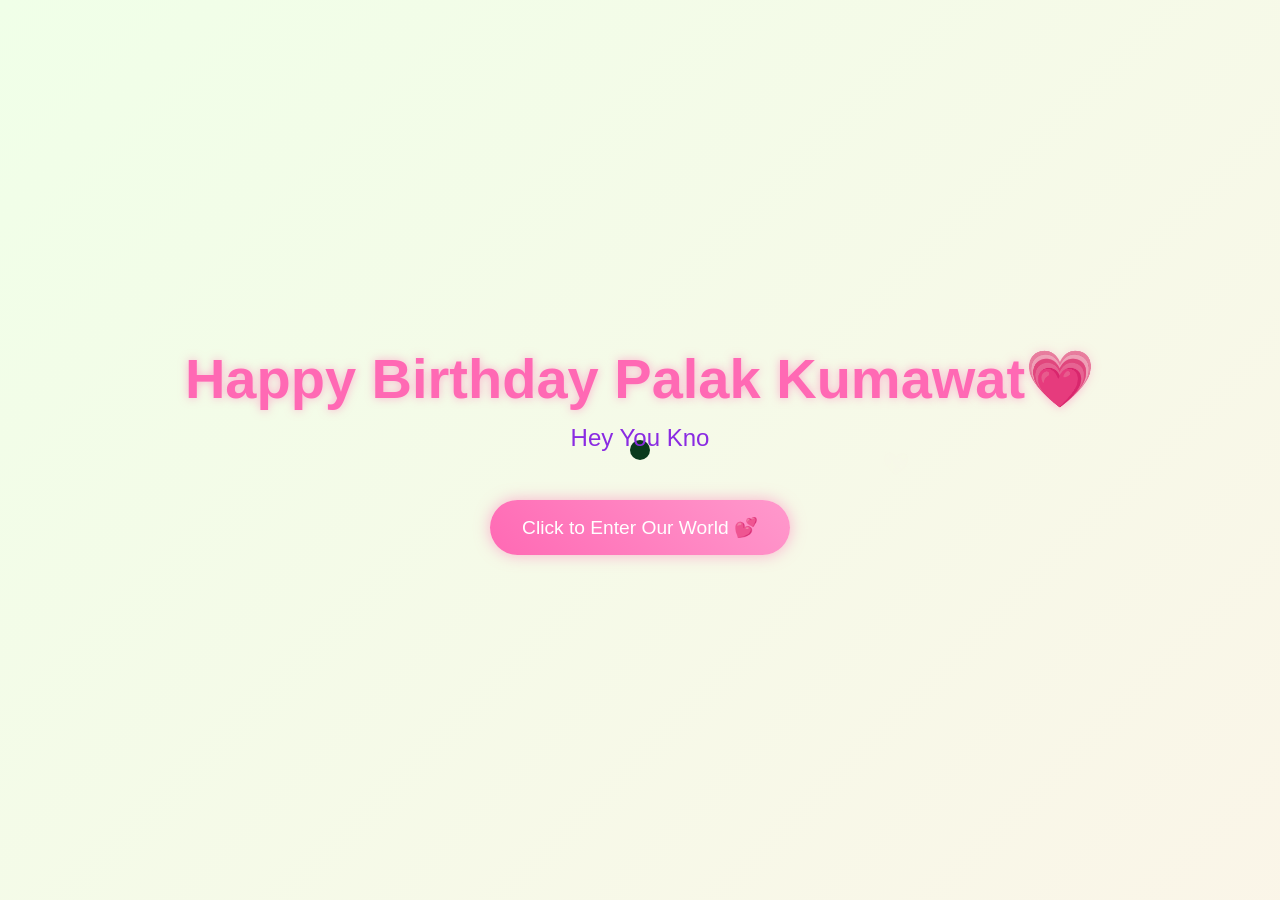
<file: index.html>
<!DOCTYPE html>
<html lang="en">
<head>
    <meta charset="UTF-8">
    <meta name="viewport" content="width=device-width, initial-scale=1.0">
    <title>Happy Birthday</title>
    <script src="https://cdnjs.cloudflare.com/ajax/libs/gsap/3.12.2/gsap.min.js"></script>
    <link rel="stylesheet" href="style.css">
    
</head>
<body>
    <div class="cursor"></div>
    <div class="container">
        <h1>Happy Birthday Palak Kumawat💗</h1>
        <div class="greeting"></div>
        <button class="cta-button">Click to Enter Our World 💕</button>
    </div>

    <script src="script.js">
        
    </script>
</body>
</html>
</file>
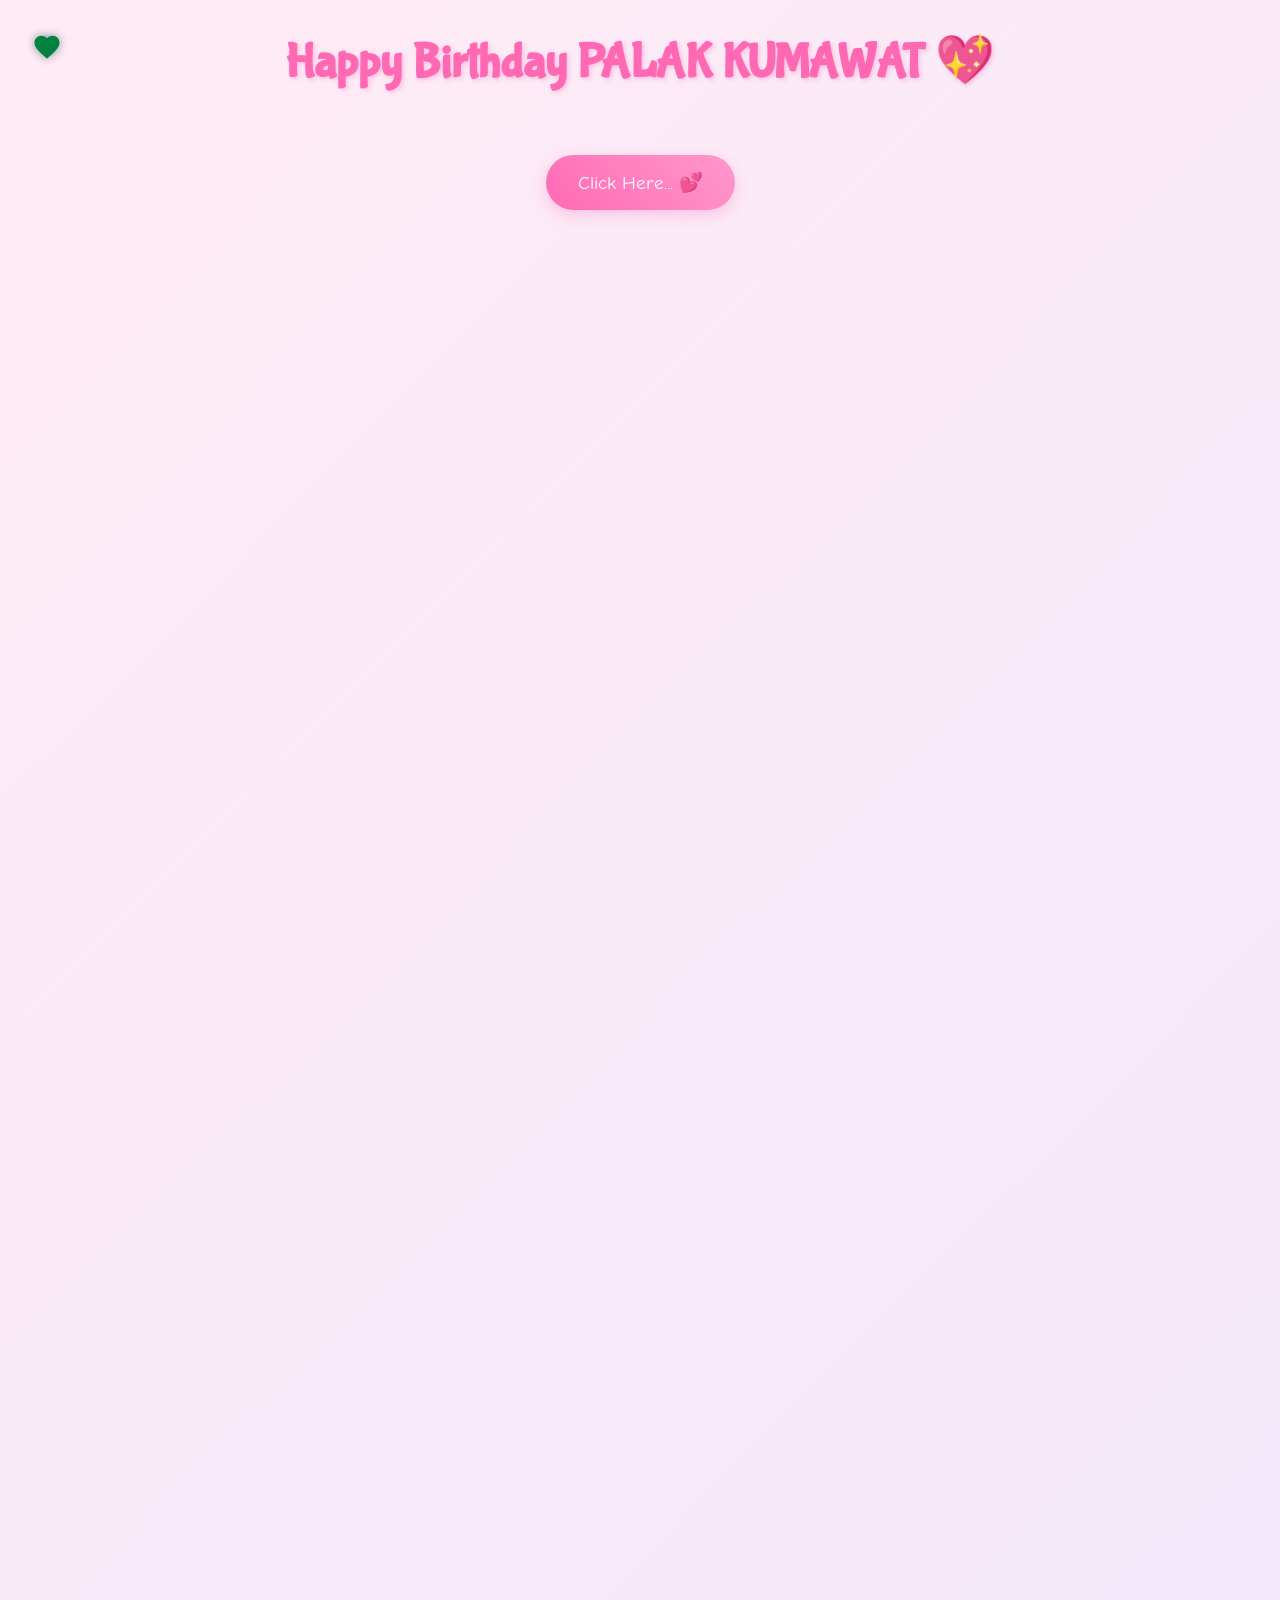
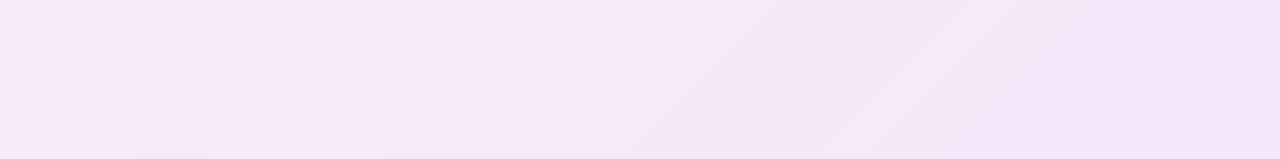
<file: cause.html>
<!DOCTYPE html>
<html lang="en">
<head>
    <meta charset="UTF-8">
    <meta name="viewport" content="width=device-width, initial-scale=1.0">
    <title>Why You're My Best Friend! 💖</title>
    <script src="https://cdnjs.cloudflare.com/ajax/libs/gsap/3.12.2/gsap.min.js"></script>
    <link rel="stylesheet" href="./cause.css">
    <style>
       
    </style>
</head>
<body>
    <div class="custom-cursor">
        <svg viewBox="0 0 24 24">
            <path fill="#ff69b4" d="M12 21.35l-1.45-1.32C5.4 15.36 2 12.28 2 8.5 2 5.42 4.42 3 7.5 3c1.74 0 3.41.81 4.5 2.09C13.09 3.81 14.76 3 16.5 3 19.58 3 22 5.42 22 8.5c0 3.78-3.4 6.86-8.55 11.54L12 21.35z"/>
        </svg>
    </div>

    <div class="container">
        <h1>Happy Birthday PALAK KUMAWAT 💖</h1>
        
        <div id="reasons-container"></div>
        
        <button class="shuffle-button">Click Here... 💕</button>
        <div class="reason-counter"></div>

        <div class="ending-section">
            <div class="teddy-hug">
                <img src="d3.jpeg" alt="Teddy Hug">
            </div>
            <div class="ending-text">You're the BESTEST ! 💖</div>
        </div>
    </div>

    <script src="cause.js">
       
    </script>
</body>
</html>
</file>
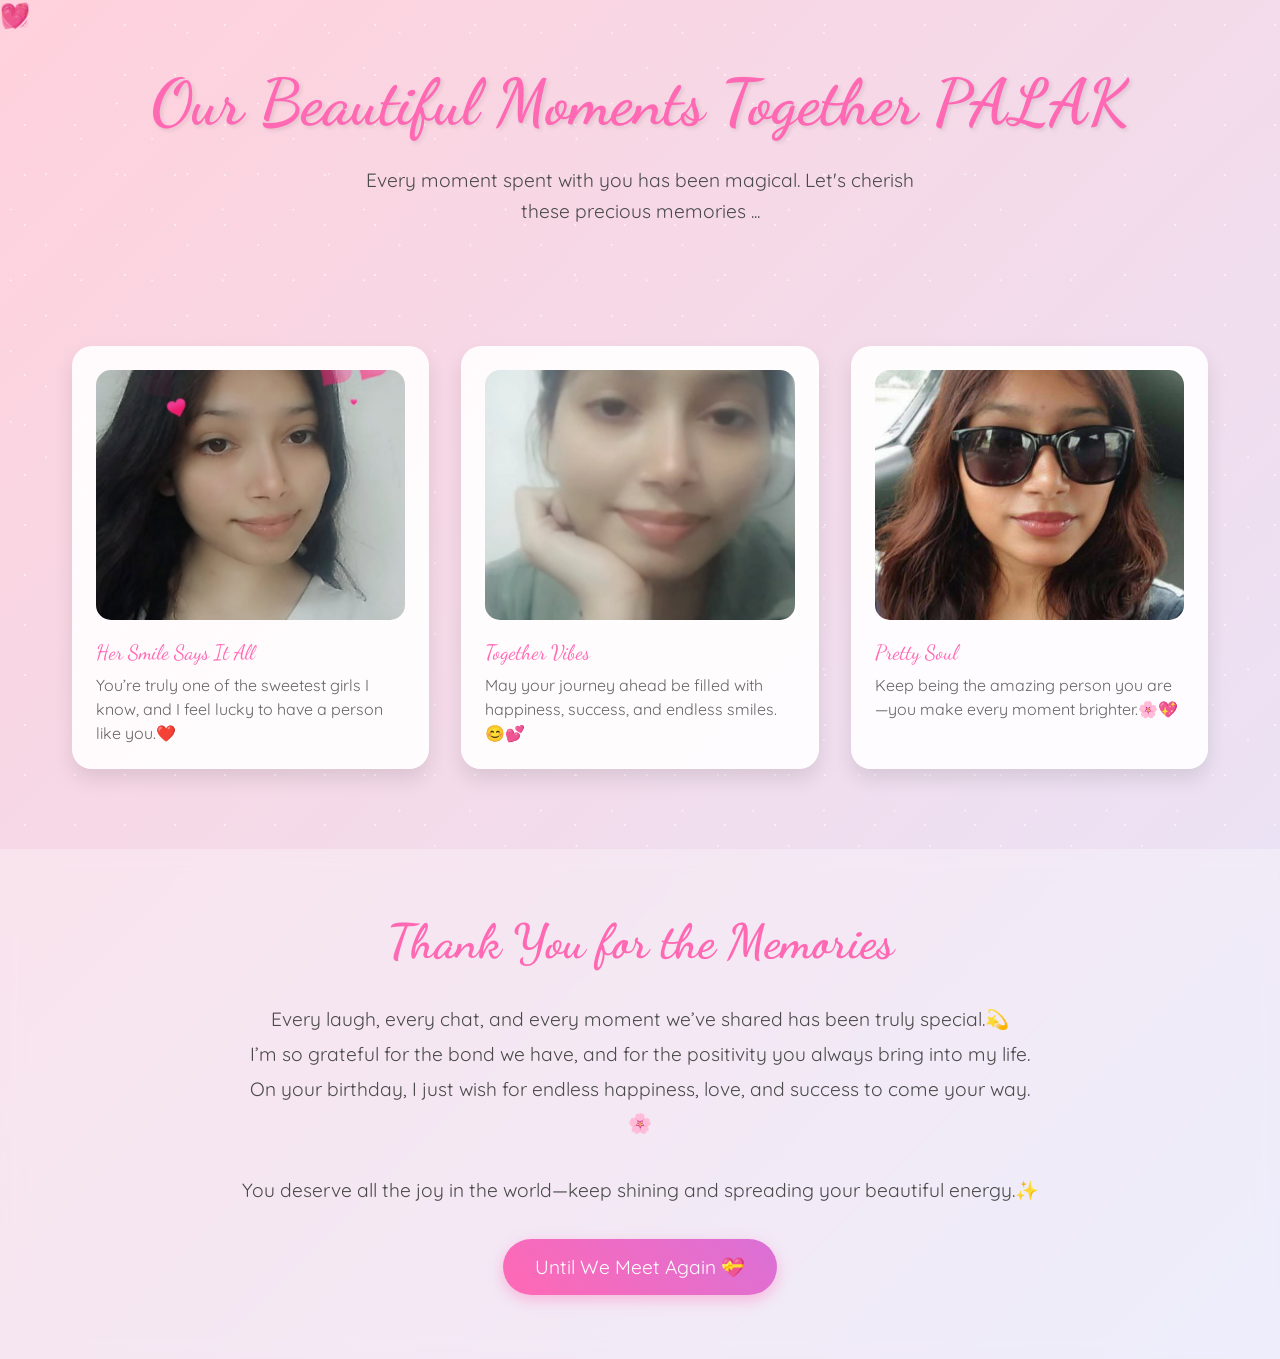
<file: last.html>
<!DOCTYPE html>
<html lang="en">

<head>
    <meta charset="UTF-8">
    <meta name="viewport" content="width=device-width, initial-scale=1.0">
    <title>Our Beautiful Memories PALAK ✨</title>
    <style>
        @import url('https://fonts.googleapis.com/css2?family=Dancing+Script:wght@700&family=Quicksand:wght@300;400;500;600&display=swap');

        * {
            margin: 0;
            padding: 0;
            box-sizing: border-box;
        }

        body {
            min-height: 100vh;
            background: linear-gradient(135deg,
                    #ffd1dc 0%,
                    #e6e6fa 25%,
                    #ffefd5 50%,
                    #e6e6fa 75%,
                    #ffd1dc 100%);
            background-size: 400% 400%;
            animation: gradientFlow 15s ease infinite;
            font-family: 'Quicksand', sans-serif;
            overflow-x: hidden;
            color: #4a4a4a;
        }

        @keyframes gradientFlow {
            0% {
                background-position: 0% 50%;
            }

            50% {
                background-position: 100% 50%;
            }

            100% {
                background-position: 0% 50%;
            }
        }

        /* Enhanced Sparkle Effect */
        .magic-sparkles {
            position: fixed;
            top: 0;
            left: 0;
            width: 100%;
            height: 100%;
            pointer-events: none;
            z-index: 1;
        }

        .sparkle {
            position: absolute;
            width: 6px;
            height: 6px;
            border-radius: 50%;
            background-color: white;
            animation: twinkle var(--duration, 4s) ease-in-out infinite;
            opacity: 0;
        }

        @keyframes twinkle {

            0%,
            100% {
                opacity: 0;
                transform: scale(0.5);
            }

            50% {
                opacity: 0.8;
                transform: scale(1);
            }
        }

        /* Generate 50 sparkles with different positions and animations */
        .magic-sparkles::before,
        .magic-sparkles::after {
            content: '';
            position: absolute;
            width: 100%;
            height: 100%;
            background-image: radial-gradient(circle, white 1px, transparent 1px);
            background-size: 50px 50px;
            animation: sparkleLayer 8s linear infinite;
            opacity: 0.5;
        }

        .magic-sparkles::after {
            animation-delay: -4s;
            transform: rotate(45deg);
        }

        @keyframes sparkleLayer {
            0% {
                transform: translateY(0);
            }

            100% {
                transform: translateY(-50px);
            }
        }

        /* Floating Hearts */
        .floating-hearts {
            position: fixed;
            width: 100%;
            height: 100%;
            pointer-events: none;
            z-index: 2;
        }

        .heart {
            position: absolute;
            font-size: 1.5rem;
            color: rgba(255, 105, 180, 0.6);
            animation: floatHeart var(--float-duration, 6s) ease-in-out infinite;
            animation-delay: var(--delay, 0s);
        }

        @keyframes floatHeart {
            0% {
                transform: translate(0, 100vh) rotate(0deg);
            }

            100% {
                transform: translate(var(--translate-x, 0), -100vh) rotate(360deg);
            }
        }

        /* Welcome Section */
        .welcome {
            text-align: center;
            padding: 4rem 2rem;
            position: relative;
            z-index: 3;
        }

        .welcome h1 {
            font-family: 'Dancing Script', cursive;
            font-size: 4rem;
            color: #ff69b4;
            text-shadow: 2px 2px 4px rgba(0, 0, 0, 0.1);
            animation: fadeInScale 2s ease;
        }

        .welcome p {
            font-size: 1.2rem;
            max-width: 600px;
            margin: 1.5rem auto;
            line-height: 1.6;
            animation: fadeIn 2s ease 0.5s both;
        }

        /* Enhanced Memory Cards */
        .memory-container {
            max-width: 1200px;
            margin: 0 auto;
            padding: 2rem;
            display: grid;
            grid-template-columns: repeat(auto-fit, minmax(300px, 1fr));
            gap: 2rem;
            z-index: 3;
            position: relative;
        }

        .memory-card {
            background: rgba(255, 255, 255, 0.9);
            border-radius: 20px;
            padding: 1.5rem;
            box-shadow: 0 10px 20px rgba(0, 0, 0, 0.1);
            transition: all 0.5s cubic-bezier(0.4, 0, 0.2, 1);
            position: relative;
            overflow: hidden;
        }

        .memory-card:hover {
            transform: translateY(-10px) scale(1.02);
            box-shadow: 0 15px 30px rgba(0, 0, 0, 0.15);
        }

        .memory-card::before {
            content: '';
            position: absolute;
            top: 0;
            left: 0;
            width: 100%;
            height: 100%;
            background: linear-gradient(45deg, transparent, rgba(255, 255, 255, 0.4), transparent);
            transform: translateX(-100%);
            transition: 0.5s;
        }

        .memory-card:hover::before {
            transform: translateX(100%);
        }

        .memory-img {
            width: 100%;
            height: 250px;
            object-fit: cover;
            border-radius: 15px;
            margin-bottom: 1rem;
            transition: transform 0.5s ease;
        }

        .memory-card:hover .memory-img {
            transform: scale(1.05);
        }

        .memory-date {
            font-family: 'Dancing Script', cursive;
            color: #ff69b4;
            font-size: 1.3rem;
            margin-bottom: 0.5rem;
        }

        .memory-caption {
            font-size: 1rem;
            line-height: 1.5;
            color: #666;
        }

        /* Final Message Section */
        .final-message {
            text-align: center;
            padding: 4rem 2rem;
            background: rgba(255, 255, 255, 0.3);
            backdrop-filter: blur(10px);
            margin-top: 3rem;
            position: relative;
            z-index: 3;
        }

        .final-message h2 {
            font-family: 'Dancing Script', cursive;
            font-size: 3rem;
            color: #ff69b4;
            margin-bottom: 2rem;
            animation: heartbeat 2s infinite;
        }

        @keyframes heartbeat {

            0%,
            100% {
                transform: scale(1);
            }

            50% {
                transform: scale(1.1);
            }
        }

        .final-message p {
            font-size: 1.2rem;
            max-width: 800px;
            margin: 0 auto 2rem;
            line-height: 1.8;
        }

        .goodbye-btn {
            display: inline-block;
            padding: 1rem 2rem;
            font-size: 1.2rem;
            background: linear-gradient(45deg, #ff69b4, #da70d6);
            color: white;
            border: none;
            border-radius: 50px;
            cursor: pointer;
            text-decoration: none;
            transition: all 0.3s ease;
            box-shadow: 0 5px 15px rgba(255, 105, 180, 0.4);
            animation: float 3s infinite ease-in-out;
        }

        .goodbye-btn:hover {
            transform: translateY(-5px);
            box-shadow: 0 8px 20px rgba(255, 105, 180, 0.6);
        }

        @keyframes float {

            0%,
            100% {
                transform: translateY(0);
            }

            50% {
                transform: translateY(-10px);
            }
        }

        /* Animations */
        @keyframes fadeInScale {
            0% {
                opacity: 0;
                transform: scale(0.8);
            }

            100% {
                opacity: 1;
                transform: scale(1);
            }
        }

        @keyframes fadeIn {
            0% {
                opacity: 0;
            }

            100% {
                opacity: 1;
            }
        }

        /* Generate Hearts */
        .js-generate-hearts {
            position: fixed;
            width: 100%;
            height: 100%;
            pointer-events: none;
            z-index: 2;
        }

        /* Custom Scrollbar */
        ::-webkit-scrollbar {
            width: 12px;
        }

        ::-webkit-scrollbar-track {
            background: rgba(255, 255, 255, 0.4);
        }

        ::-webkit-scrollbar-thumb {
            background: linear-gradient(45deg, #ff69b4, #da70d6);
            border-radius: 6px;
        }

        /* Responsive Design */
        @media (max-width: 768px) {
            .welcome h1 {
                font-size: 3rem;
            }

            .memory-container {
                grid-template-columns: 1fr;
            }

            .final-message h2 {
                font-size: 2.5rem;
            }
        }
    </style>
</head>

<body>
    <div class="magic-sparkles"></div>
    <div class="floating-hearts">
        <!-- Hearts will be generated via CSS -->
        <div class="heart" style="--float-duration: 6s; --delay: 0s; --translate-x: 20px;">💝</div>
        <div class="heart" style="--float-duration: 8s; --delay: 1s; --translate-x: -30px;">💖</div>
        <div class="heart" style="--float-duration: 7s; --delay: 2s; --translate-x: 40px;">💗</div>
        <div class="heart" style="--float-duration: 9s; --delay: 3s; --translate-x: -20px;">💓</div>
        <div class="heart" style="--float-duration: 5s; --delay: 4s; --translate-x: 30px;">💕</div>
    </div>

    <section class="welcome">
        <h1>Our Beautiful Moments Together PALAK</h1>
        <p>Every moment spent with you has been magical. Let's cherish these precious memories ...</p>
    </section>

    <div class="memory-container">
        <div class="memory-card">
            <img src="d1.jpeg" alt="First Date" class="memory-img">
            <div class="memory-date">Her Smile Says It All</div>
            <div class="memory-caption">You’re truly one of the sweetest girls I know, and I feel lucky to have a person
                like you.❤️</div>
        </div>
        <div class="memory-card">
            <img src="d2.jpeg" alt="Beach Day" class="memory-img">
            <div class="memory-date">Together Vibes</div>
            <div class="memory-caption">May your journey ahead be filled with happiness, success, and endless
                smiles.😊💕</div>
        </div>
        <div class="memory-card">
            <img src="d3.jpeg" alt="Movie Night" class="memory-img">
            <div class="memory-date">Pretty Soul</div>
            <div class="memory-caption">Keep being the amazing person you are—you make every moment brighter.🌸💖</div>
        </div>

    </div>

    <section class="final-message">
        <h2>Thank You for the Memories</h2>
        <p>Every laugh, every chat, and every moment we’ve shared has been truly special.💫<br>
            I’m so grateful for the bond we have, and for the positivity you always bring into my life.<br>
            On your birthday, I just wish for endless happiness, love, and success to come your way.🌸</p>
        <p>You deserve all the joy in the world—keep shining and spreading your beautiful energy.✨</p>
        <a href="#" class="goodbye-btn">Until We Meet Again 💝</a>
    </section>
</body>

</html>
</file>
<file: style.css>
* {
    margin: 0;
    padding: 0;
    box-sizing: border-box;
    cursor: none;
}

body {
    min-height: 100vh;
    display: flex;
    flex-direction: column;
    align-items: center;
    justify-content: center;
    background: linear-gradient(-45deg, #fee9f7, #e8f5fe, #fef2e8, #f0ffe8);
    background-size: 400% 400%;
    animation: gradientBG 15s ease infinite;
    font-family: 'Arial Rounded MT Bold', Arial, sans-serif;
    overflow: hidden;
    position: relative;
}

.cursor {
    width: 20px;
    height: 20px;
    background: pink;
    border-radius: 50%;
    position: fixed;
    pointer-events: none;
    mix-blend-mode: difference;
    transition: transform 0.2s;
}

.container {
    text-align: center;
    z-index: 1;
}

h1 {
    font-size: 3.5rem;
    color: #ff69b4;
    text-shadow: 0 0 10px rgba(255, 105, 180, 0.5);
    margin-bottom: 2rem;
    opacity: 0;
}

.greeting {
    font-size: 1.5rem;
    color: #8a2be2;
    margin-bottom: 3rem;
    min-height: 2em;
}

.cta-button {
    padding: 1rem 2rem;
    font-size: 1.2rem;
    background: linear-gradient(45deg, #ff69b4, #ff99cc);
    border: none;
    border-radius: 50px;
    color: white;
    cursor: pointer;
    box-shadow: 0 0 15px rgba(255, 105, 180, 0.5);
    transition: transform 0.3s, box-shadow 0.3s;
    opacity: 0;
}

.cta-button:hover {
    transform: scale(1.1);
    box-shadow: 0 0 25px rgba(255, 105, 180, 0.7);
}

.floating {
    position: absolute;
    pointer-events: none;
    opacity: 0;
}

@keyframes gradientBG {
    0% { background-position: 0% 50%; }
    50% { background-position: 100% 50%; }
    100% { background-position: 0% 50%; }
}

@media (max-width: 768px) {
    h1 { font-size: 2rem; }
    .greeting { font-size: 1.2rem; }
    .cta-button { font-size: 1rem; }
}
</file>
<file: cause.css>
@import url('https://fonts.googleapis.com/css2?family=Bubblegum+Sans&family=Comic+Neue:wght@700&family=Quicksand:wght@500&display=swap');

* {
    margin: 0;
    padding: 0;
    box-sizing: border-box;
    cursor: none;
}

body {
    min-height: 100vh;
    background: linear-gradient(-45deg, #ffe6e6, #e6e6ff, #ffebf5);
    background-size: 400% 400%;
    animation: gradientBG 15s ease infinite;
    font-family: 'Quicksand', sans-serif;
    overflow-x: hidden;
    padding: 2rem;
}

.custom-cursor {
    width: 30px;
    height: 30px;
    position: fixed;
    pointer-events: none;
    z-index: 9999;
    mix-blend-mode: difference;
    transition: transform 0.1s;
}

.custom-cursor svg {
    width: 100%;
    height: 100%;
    filter: drop-shadow(0 0 5px rgba(255, 182, 193, 0.5));
}

.container {
    max-width: 1200px;
    margin: 0 auto;
    text-align: center;
    position: relative;
    z-index: 1;
}

h1 {
    font-family: 'Bubblegum Sans', cursive;
    font-size: 3rem;
    color: #ff69b4;
    text-shadow: 2px 2px 4px rgba(255, 105, 180, 0.3);
    margin-bottom: 2rem;
    animation: bounce 1s ease infinite;
}

.reason-card {
    background: rgba(255, 255, 255, 0.9);
    border-radius: 20px;
    padding: 2rem;
    margin: 1.5rem;
    box-shadow: 0 5px 15px rgba(0, 0, 0, 0.1);
    transition: transform 0.3s, box-shadow 0.3s;
    cursor: pointer;
    position: relative;
    overflow: hidden;
}

.reason-card:hover {
    transform: translateY(-5px);
    box-shadow: 0 8px 25px rgba(255, 105, 180, 0.2);
}

.reason-text {
    font-size: 1.2rem;
    margin-bottom: 1rem;
    position: relative;
    z-index: 2;
}

.gif-overlay {
    position: absolute;
    top: 0;
    left: 0;
    width: 100%;
    height: 100%;
    background: rgba(255, 255, 255, 0.95);
    display: flex;
    align-items: center;
    justify-content: center;
    opacity: 0;
    transition: opacity 0.3s;
    z-index: 1;
}

.reason-card:hover .gif-overlay {
    opacity: 1;
}

.shuffle-button {
    background: linear-gradient(45deg, #ff69b4, #ff99cc);
    border: none;
    border-radius: 50px;
    padding: 1rem 2rem;
    font-size: 1.2rem;
    color: white;
    margin: 2rem 0;
    cursor: pointer;
    transition: transform 0.3s;
    font-family: 'Comic Neue', cursive;
    box-shadow: 0 5px 15px rgba(255, 105, 180, 0.3);
}

.shuffle-button:hover {
    transform: scale(1.1);
}

.floating {
    position: fixed;
    pointer-events: none;
    animation: float 3s ease-in-out infinite;
}

.ending-section {
    margin-top: 4rem;
    padding: 2rem;
    text-align: center;
}

.ending-text {
    font-family: 'Bubblegum Sans', cursive;
    font-size: 2rem;
    color: #ff69b4;
    margin-bottom: 2rem;
    opacity: 0;
    transform: translateY(20px);
}

.teddy-hug {
    width: 200px;
    margin: 0 auto;
    transform: scale(0);
    
}

@keyframes gradientBG {
    0% { background-position: 0% 50%; }
    50% { background-position: 100% 50%; }
    100% { background-position: 0% 50%; }
}

@keyframes float {
    0%, 100% { transform: translateY(0); }
    50% { transform: translateY(-20px); }
}

@keyframes bounce {
    0%, 100% { transform: translateY(0); }
    50% { transform: translateY(-10px); }
}

@media (max-width: 768px) {
    h1 { font-size: 2rem; }
    .reason-card { margin: 1rem; }
    .reason-text { font-size: 1rem; }
}
.shuffle-button {
    background: linear-gradient(45deg, #ff69b4, #ff99cc);
    border: none;
    border-radius: 50px;
    padding: 1rem 2rem;
    font-size: 1.2rem;
    color: white;
    margin: 2rem 0;
    cursor: pointer;
    transition: all 0.3s;
    font-family: 'Comic Neue', cursive;
    box-shadow: 0 5px 15px rgba(255, 105, 180, 0.3);
}

.shuffle-button.story-mode {
    background: linear-gradient(45deg, #9b6dff, #ff6dc7);
    transform: scale(1.1);
}

.shuffle-button:hover {
    transform: scale(1.1);
}

.shuffle-button.story-mode:hover {
    transform: scale(1.2);
}

.reason-counter {
    font-size: 0.9rem;
    color: #ff69b4;
    margin-top: 1rem;
    opacity: 0.7;
}
</file>
